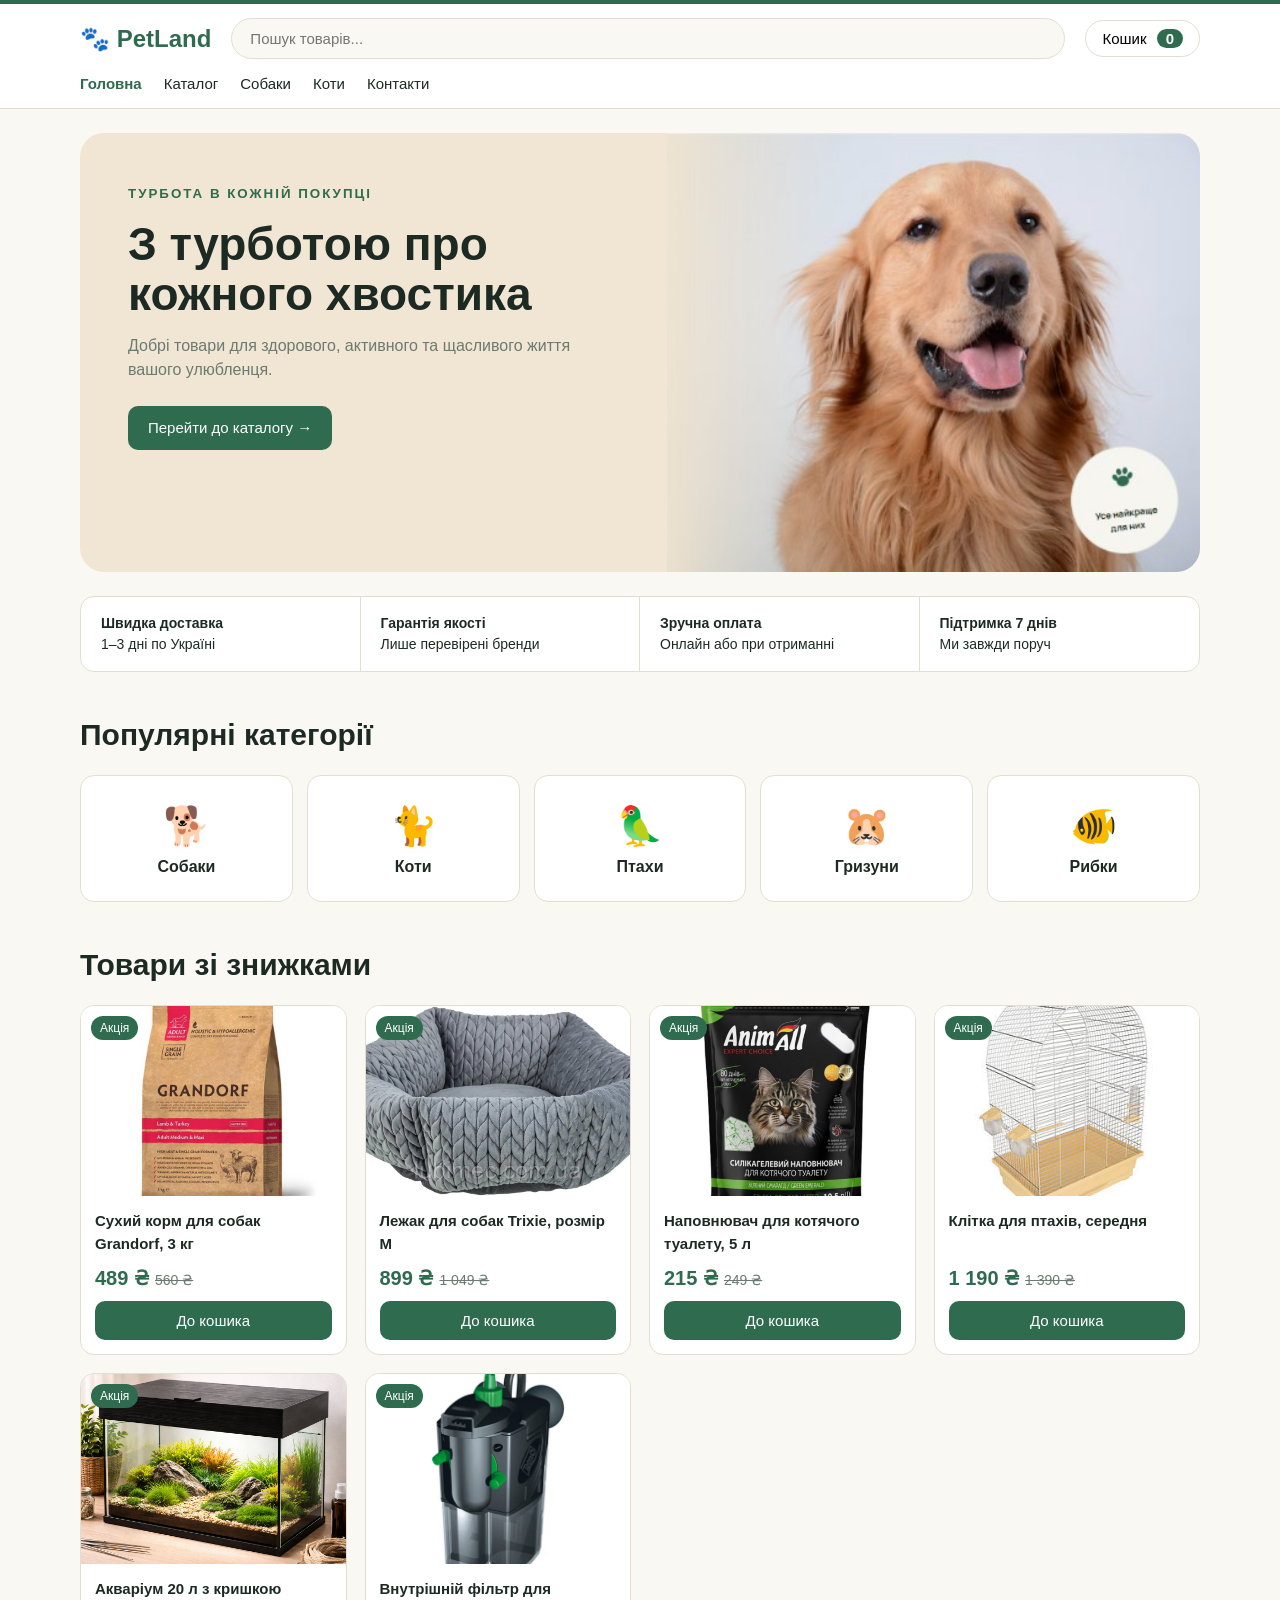
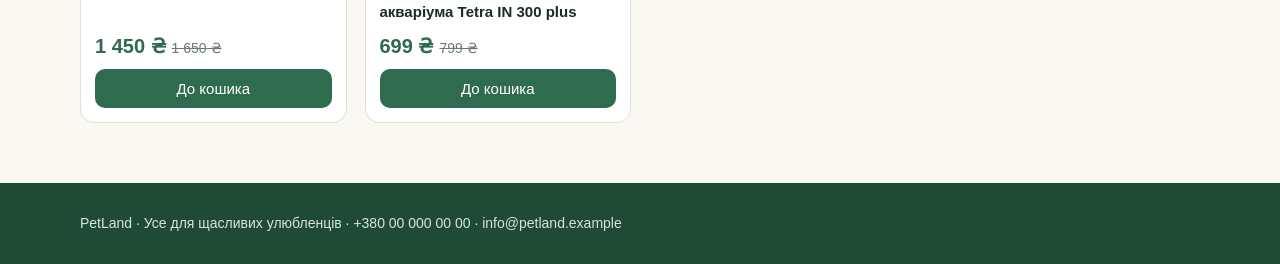
<file: index.html>
<!DOCTYPE html>
<html lang="uk">
<head>
<meta charset="UTF-8">
<meta name="viewport" content="width=device-width, initial-scale=1">
<title>Головна — PetLand</title>
<link rel="stylesheet" href="style.css">
</head>
<body>
<header><div class="wrap">
  <div class="top">
    <a class="logo" href="index.html">🐾 PetLand</a>
    <form class="search" action="catalog.html"><input id="hq" name="q" placeholder="Пошук товарів..."></form>
    <button class="cartbtn" id="openCart">Кошик <b id="cartCount">0</b></button>
  </div>
  <nav><a href="index.html" class=on>Головна</a><a href="catalog.html">Каталог</a><a href="catalog.html?c=dogs">Собаки</a><a href="catalog.html?c=cats">Коти</a><a href="contacts.html">Контакти</a></nav>
</div></header>
<main class="wrap">
<section class="hero">
  <div><small>ТУРБОТА В КОЖНІЙ ПОКУПЦІ</small><h1>З турботою про кожного хвостика</h1>
  <p>Добрі товари для здорового, активного та щасливого життя вашого улюбленця.</p>
  <a class="btn" href="catalog.html">Перейти до каталогу →</a></div>
  <img src="images/hero.jpg" alt="Собака породи ретрівер">
</section>
<section class="perks">
  <div><b>Швидка доставка</b>1–3 дні по Україні</div><div><b>Гарантія якості</b>Лише перевірені бренди</div>
  <div><b>Зручна оплата</b>Онлайн або при отриманні</div><div><b>Підтримка 7 днів</b>Ми завжди поруч</div>
</section>
<h2>Популярні категорії</h2>
<section class="cats"><a href="catalog.html?c=dogs"><span>🐕</span>Собаки</a><a href="catalog.html?c=cats"><span>🐈</span>Коти</a><a href="catalog.html?c=birds"><span>🦜</span>Птахи</a><a href="catalog.html?c=rodents"><span>🐹</span>Гризуни</a><a href="catalog.html?c=fish"><span>🐠</span>Рибки</a></section>
<h2>Товари зі знижками</h2>
<section class="grid" id="saleGrid"></section>
</main>
<footer><div class="wrap">PetLand · Усе для щасливих улюбленців · +380 00 000 00 00 · info@petland.example</div></footer>
<script src="data.js"></script>
<script src="script.js"></script>
</body>
</html>
</file>
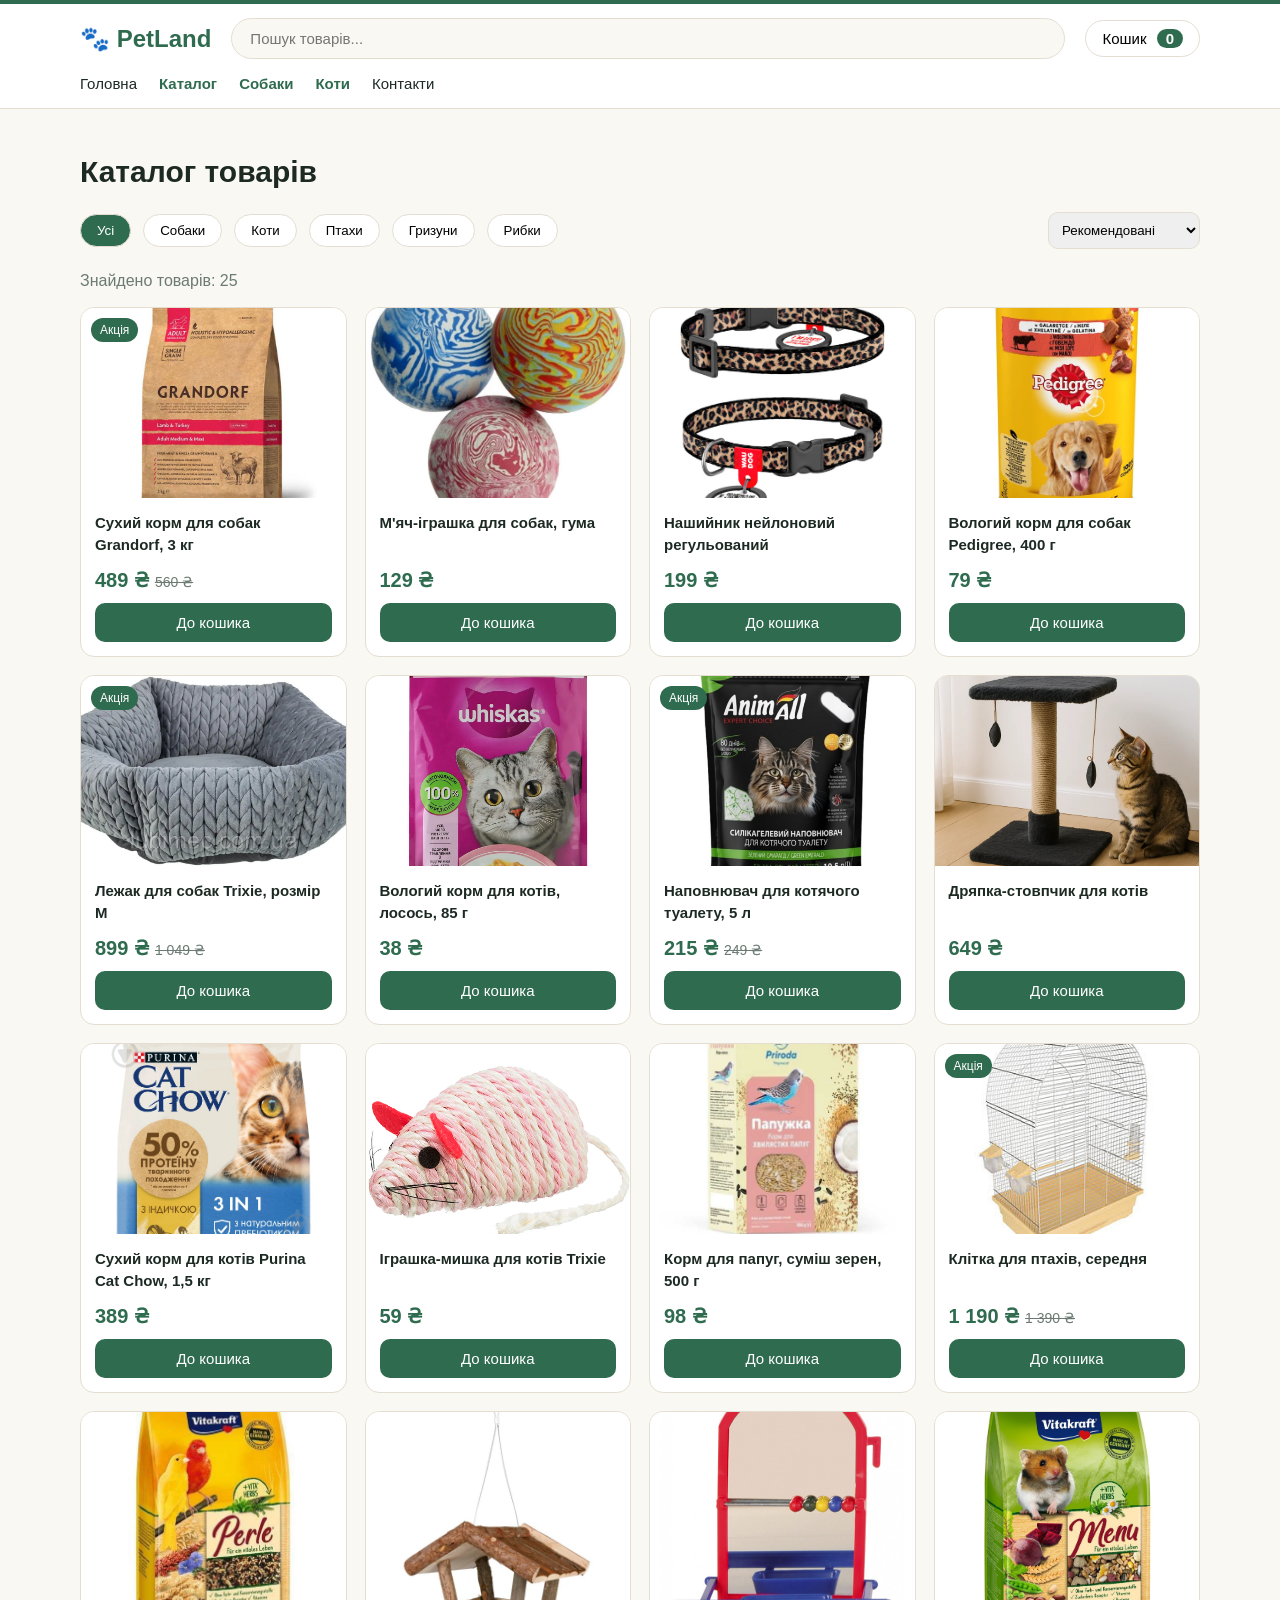
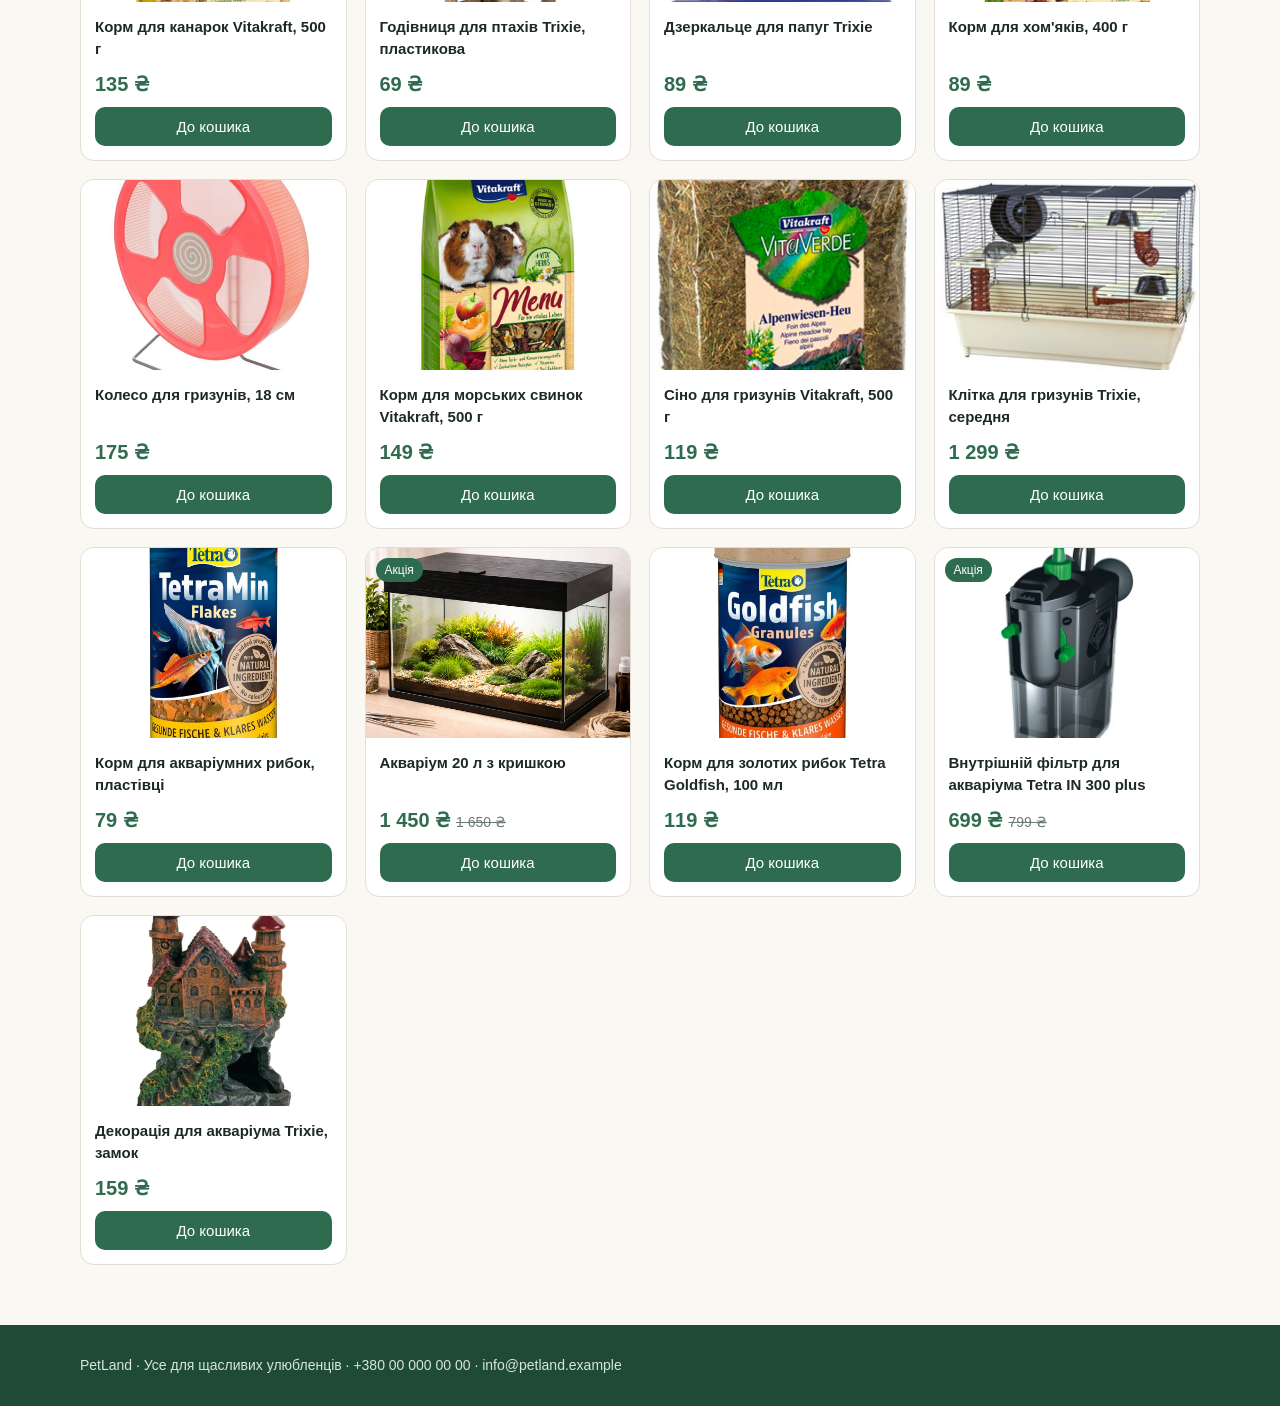
<file: catalog.html>
<!DOCTYPE html>
<html lang="uk">
<head>
<meta charset="UTF-8">
<meta name="viewport" content="width=device-width, initial-scale=1">
<title>Каталог — PetLand</title>
<link rel="stylesheet" href="style.css">
</head>
<body>
<header><div class="wrap">
  <div class="top">
    <a class="logo" href="index.html">🐾 PetLand</a>
    <form class="search" action="catalog.html"><input id="q" name="q" placeholder="Пошук товарів..."></form>
    <button class="cartbtn" id="openCart">Кошик <b id="cartCount">0</b></button>
  </div>
  <nav><a href="index.html">Головна</a><a href="catalog.html" class=on>Каталог</a><a href="catalog.html?c=dogs" class=on>Собаки</a><a href="catalog.html?c=cats" class=on>Коти</a><a href="contacts.html">Контакти</a></nav>
</div></header>
<main class="wrap">
<h2>Каталог товарів</h2>
<div class="bar">
  <button class="chip on" data-cat="all">Усі</button>
  <button class="chip" data-cat="dogs">Собаки</button><button class="chip" data-cat="cats">Коти</button>
  <button class="chip" data-cat="birds">Птахи</button><button class="chip" data-cat="rodents">Гризуни</button>
  <button class="chip" data-cat="fish">Рибки</button>
  <select id="sort"><option value="">Рекомендовані</option><option value="asc">Ціна: від дешевих</option>
  <option value="desc">Ціна: від дорогих</option><option value="name">За назвою</option></select>
</div>
<p id="found" class="empty" style="padding:0 0 14px"></p>
<section class="grid" id="catalogGrid"></section>
</main>
<footer><div class="wrap">PetLand · Усе для щасливих улюбленців · +380 00 000 00 00 · info@petland.example</div></footer>
<script src="data.js"></script>
<script src="script.js"></script>
</body>
</html>
</file>
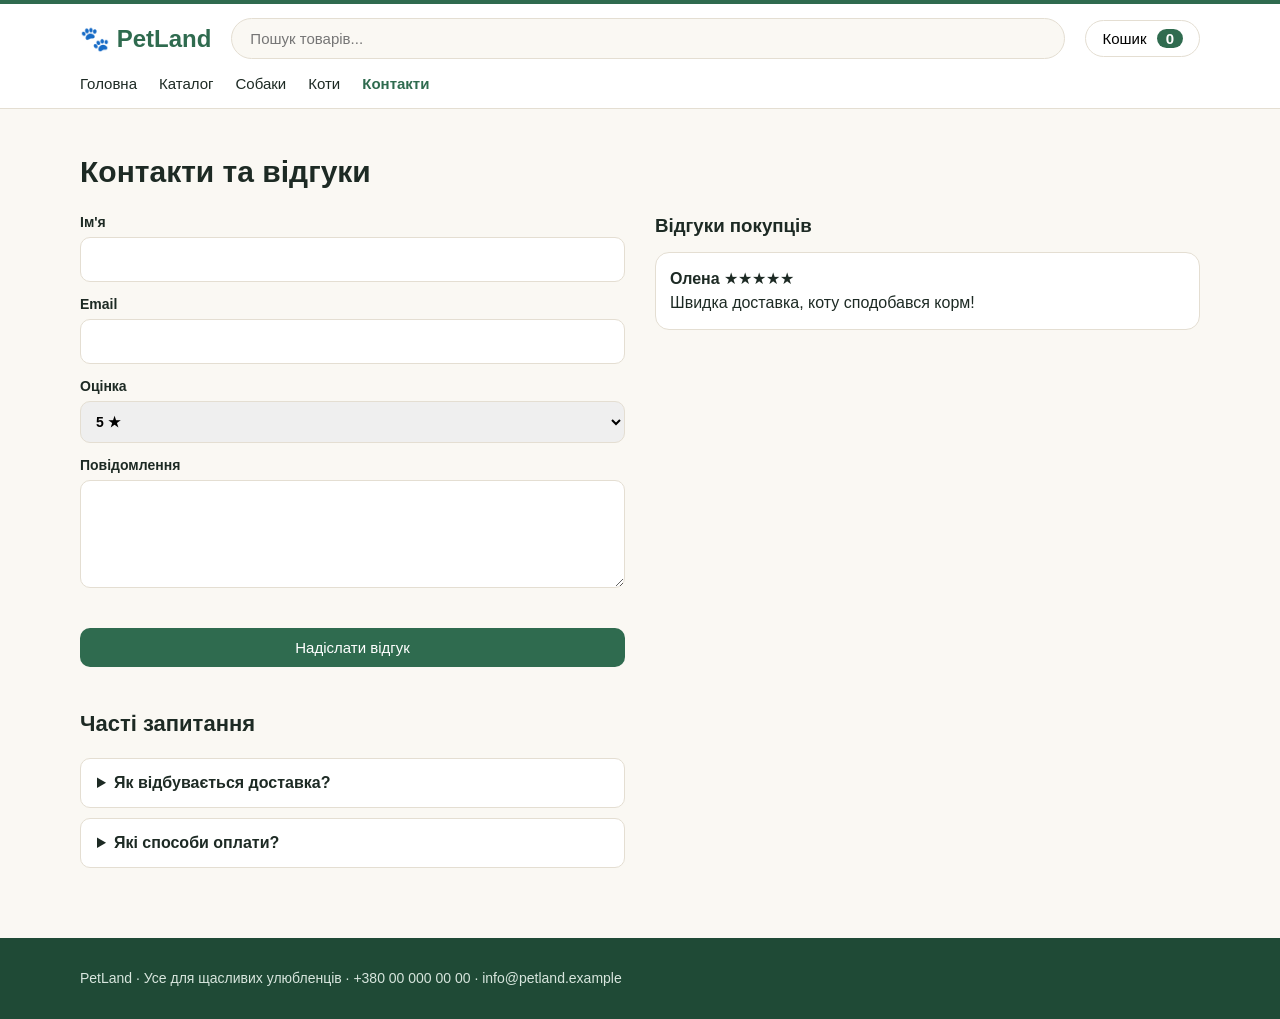
<file: contacts.html>
<!DOCTYPE html>
<html lang="uk">
<head>
<meta charset="UTF-8">
<meta name="viewport" content="width=device-width, initial-scale=1">
<title>Контакти — PetLand</title>
<link rel="stylesheet" href="style.css">
</head>
<body>
<header><div class="wrap">
  <div class="top">
    <a class="logo" href="index.html">🐾 PetLand</a>
    <form class="search" action="catalog.html"><input id="hq" name="q" placeholder="Пошук товарів..."></form>
    <button class="cartbtn" id="openCart">Кошик <b id="cartCount">0</b></button>
  </div>
  <nav><a href="index.html">Головна</a><a href="catalog.html">Каталог</a><a href="catalog.html?c=dogs">Собаки</a><a href="catalog.html?c=cats">Коти</a><a href="contacts.html" class=on>Контакти</a></nav>
</div></header>
<main class="wrap">
<h2>Контакти та відгуки</h2>
<section class="two">
  <div>
    <form class="f" id="reviewForm" novalidate>
      <label>Ім'я<input name="name"></label>
      <label>Email<input name="email" type="email"></label>
      <label>Оцінка<select name="rate"><option value="5">5 ★</option><option value="4">4 ★</option><option value="3">3 ★</option></select></label>
      <label>Повідомлення<textarea name="text" rows="4"></textarea></label>
      <div class="err" id="revErr"></div>
      <button class="btn">Надіслати відгук</button>
    </form>
    <h2 style="font-size:22px">Часті запитання</h2>
    <details><summary>Як відбувається доставка?</summary><p>Доставка відділенням перевізника за 1–3 дні.</p></details>
    <details><summary>Які способи оплати?</summary><p>Онлайн-оплата карткою або при отриманні.</p></details>
  </div>
  <div><h3 style="margin-bottom:12px">Відгуки покупців</h3><div id="reviews"></div></div>
</section>
</main>
<footer><div class="wrap">PetLand · Усе для щасливих улюбленців · +380 00 000 00 00 · info@petland.example</div></footer>
<script src="data.js"></script>
<script src="script.js"></script>
</body>
</html>
</file>
<file: style.css>
:root{--green:#2f6b4f;--green-d:#1f4a36;--cream:#f1e6d3;--bg:#faf8f3;--ink:#1d2a24;--muted:#6b7a72;--line:#e4ded2;--r:14px}
*{box-sizing:border-box;margin:0}
body{font-family:"Segoe UI",Roboto,Arial,sans-serif;background:var(--bg);color:var(--ink);line-height:1.5}
a{color:inherit;text-decoration:none}
.wrap{max-width:1160px;margin:0 auto;padding:0 20px}
header{background:#fff;border-top:4px solid var(--green);border-bottom:1px solid var(--line);position:sticky;top:0;z-index:5}
.top{display:flex;align-items:center;gap:20px;padding:14px 0;flex-wrap:wrap}
.logo{font-size:24px;font-weight:700;color:var(--green)}
.search{flex:1;min-width:200px}
.search input{width:100%;padding:11px 18px;border:1px solid var(--line);border-radius:30px;font-size:15px;background:var(--bg)}
nav{display:flex;gap:22px;padding-bottom:12px;font-size:15px;flex-wrap:wrap}
nav a:hover,nav a.on{color:var(--green);font-weight:600}
.btn{display:inline-block;background:var(--green);color:#fff;border:0;border-radius:10px;padding:11px 20px;font-size:15px;cursor:pointer}
.btn:hover{background:var(--green-d)}
.btn.light{background:#fff;color:var(--green);border:1px solid var(--line)}
.hero{display:grid;grid-template-columns:1.1fr 1fr;background:var(--cream);border-radius:24px;overflow:hidden;margin:24px 0}
.hero div{padding:48px}
.hero small{letter-spacing:2px;color:var(--green);font-weight:600}
.hero h1{font-size:46px;line-height:1.1;margin:14px 0}
.hero p{color:var(--muted);margin-bottom:24px}
.hero img{width:100%;height:100%;object-fit:cover}
.perks{display:grid;grid-template-columns:repeat(4,1fr);background:#fff;border:1px solid var(--line);border-radius:var(--r)}
.perks div{padding:16px 20px;border-right:1px solid var(--line);font-size:14px}
.perks div:last-child{border:0}
.perks b{display:block}
h2{font-size:30px;margin:40px 0 18px}
.cats{display:grid;grid-template-columns:repeat(5,1fr);gap:14px}
.cats a{background:#fff;border:1px solid var(--line);border-radius:var(--r);padding:22px;text-align:center;font-weight:600}
.cats a span{display:block;font-size:38px}
.cats a:hover{border-color:var(--green)}
.grid{display:grid;grid-template-columns:repeat(auto-fill,minmax(250px,1fr));gap:18px}
.card{background:#fff;border:1px solid var(--line);border-radius:var(--r);overflow:hidden;display:flex;flex-direction:column}
.ph{height:190px;background:var(--cream);display:flex;align-items:center;justify-content:center;font-size:64px;position:relative;cursor:pointer}
.ph img{position:absolute;inset:0;width:100%;height:100%;object-fit:cover}
.sale{position:absolute;top:10px;left:10px;background:var(--green);color:#fff;font-size:12px;padding:3px 9px;border-radius:20px;z-index:1}
.card .in{padding:14px;display:flex;flex-direction:column;gap:8px;flex:1}
.card h3{font-size:15px;font-weight:600;flex:1}
.price{font-size:20px;font-weight:700;color:var(--green)}
.price s{font-size:14px;color:var(--muted);font-weight:400;margin-left:6px}
.bar{display:flex;gap:12px;flex-wrap:wrap;align-items:center;margin-bottom:20px}
.bar button.chip{border:1px solid var(--line);background:#fff;border-radius:30px;padding:8px 16px;cursor:pointer}
.bar button.chip.on{background:var(--green);color:#fff}
.bar select{padding:9px;border:1px solid var(--line);border-radius:10px;margin-left:auto}
.empty{padding:30px;color:var(--muted)}
.cartbtn{background:#fff;border:1px solid var(--line);border-radius:30px;padding:9px 16px;cursor:pointer;font-size:15px}
.cartbtn b{background:var(--green);color:#fff;border-radius:20px;padding:1px 9px;margin-left:6px}
dialog{border:0;border-radius:18px;padding:26px;max-width:520px;width:92%;max-height:90vh;overflow:auto;margin:auto;box-shadow:0 20px 60px #0004}
dialog::backdrop{background:#0006}
dialog h3{margin-bottom:14px}
.row{display:flex;align-items:center;gap:10px;padding:10px 0;border-bottom:1px solid var(--line);font-size:14px}
.row span{flex:1}
.row button{width:28px;height:28px;border:1px solid var(--line);background:#fff;border-radius:8px;cursor:pointer}
.total{font-size:20px;font-weight:700;margin:14px 0;text-align:right}
form.f{display:grid;gap:12px}
.f label{font-size:14px;font-weight:600;display:grid;gap:4px}
.f input,.f textarea,.f select{padding:11px;border:1px solid var(--line);border-radius:10px;font:inherit}
.err{color:#b3261e;font-size:13px;font-weight:400;min-height:16px}
.two{display:grid;grid-template-columns:1fr 1fr;gap:30px}
.rev{background:#fff;border:1px solid var(--line);border-radius:var(--r);padding:14px;margin-bottom:12px}
details{background:#fff;border:1px solid var(--line);border-radius:10px;padding:12px 16px;margin-bottom:10px}
summary{cursor:pointer;font-weight:600}
footer{background:var(--green-d);color:#d8e6de;margin-top:60px;padding:30px 0;font-size:14px}
@media(max-width:800px){.hero,.two{grid-template-columns:1fr}.hero div{padding:28px}.hero h1{font-size:34px}.perks,.cats{grid-template-columns:1fr 1fr}}
.mph{height:200px;background:var(--cream);border-radius:12px;display:flex;align-items:center;justify-content:center;font-size:64px;position:relative;overflow:hidden;margin-bottom:14px}
.mph img{position:absolute;inset:0;width:100%;height:100%;object-fit:contain;background:#fff}
.muted{color:var(--muted);font-size:14px}
dialog h4{margin:14px 0 6px}
.spec{width:100%;border-collapse:collapse;font-size:14px;margin-bottom:14px}
.spec th{text-align:left;font-weight:500;color:var(--muted);padding:6px 10px 6px 0;width:42%;vertical-align:top;border-bottom:1px solid var(--line)}
.spec td{padding:6px 0;border-bottom:1px solid var(--line)}
</file>
